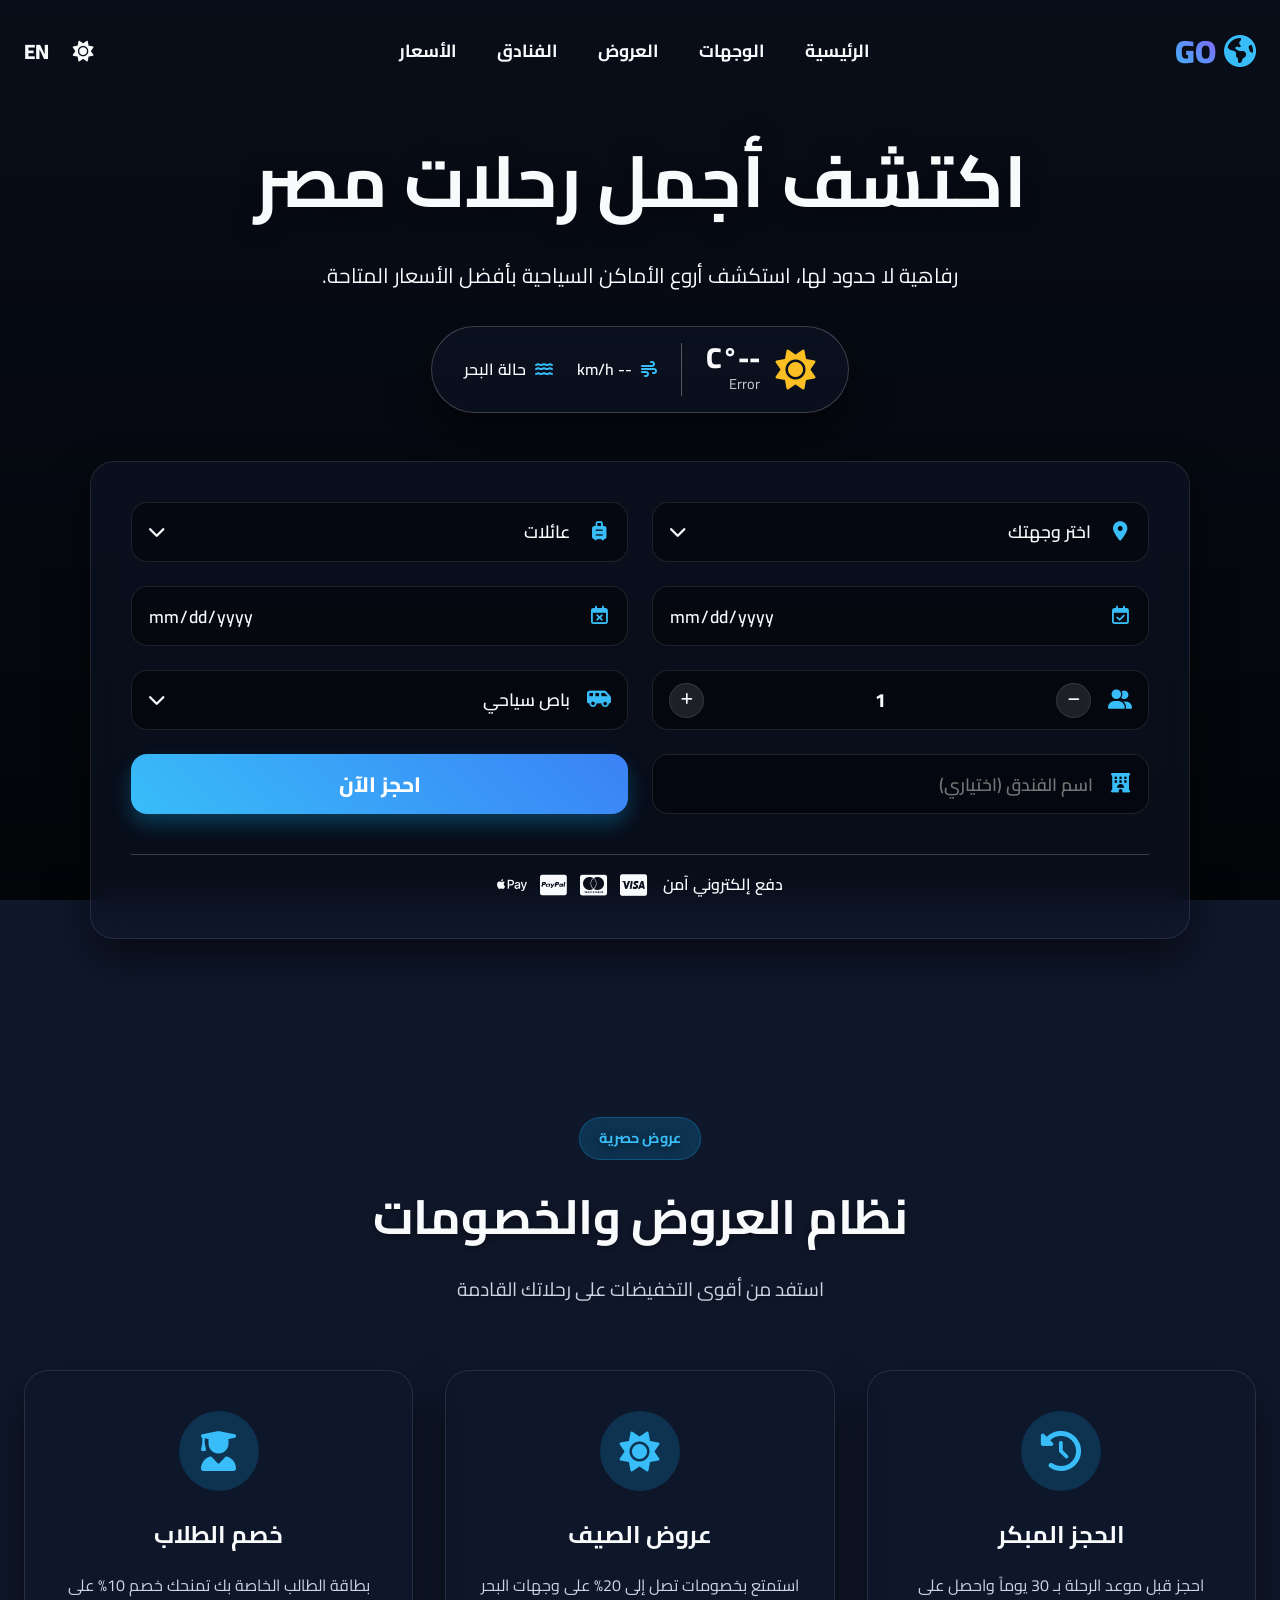
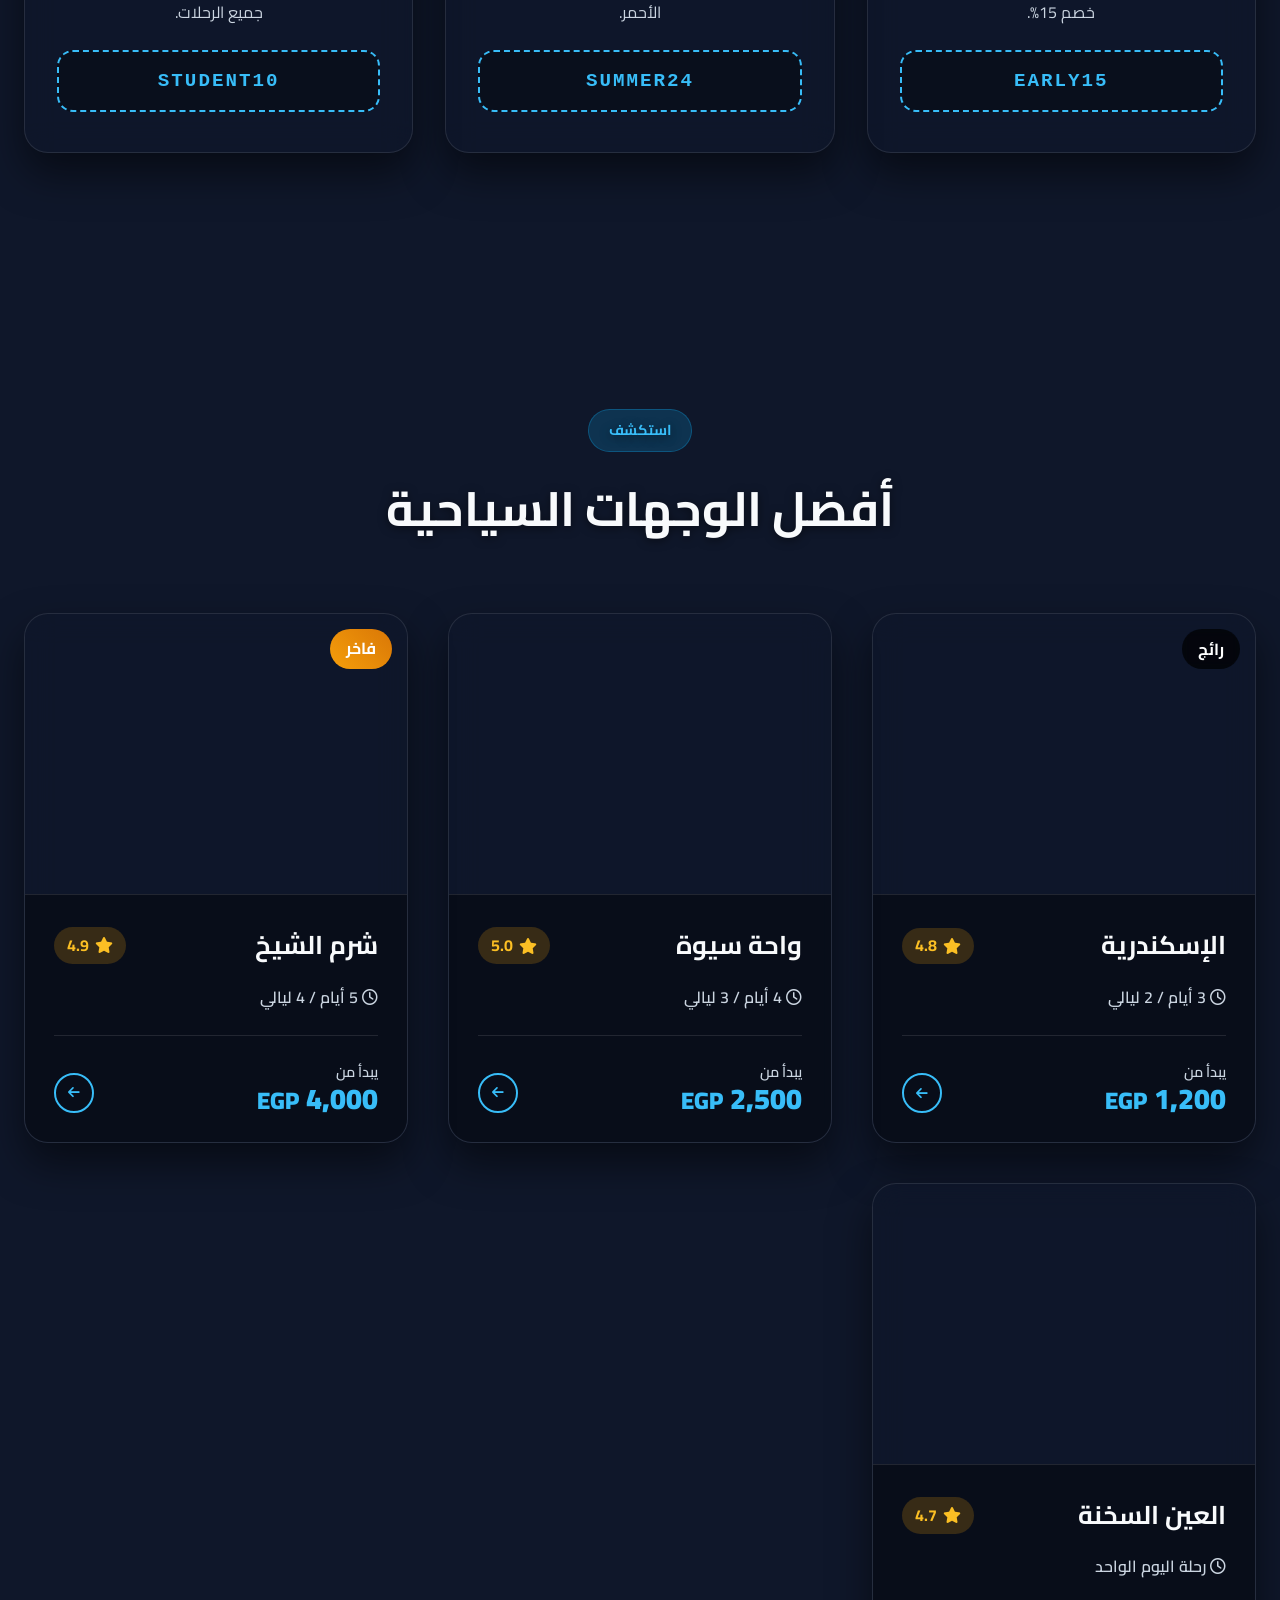
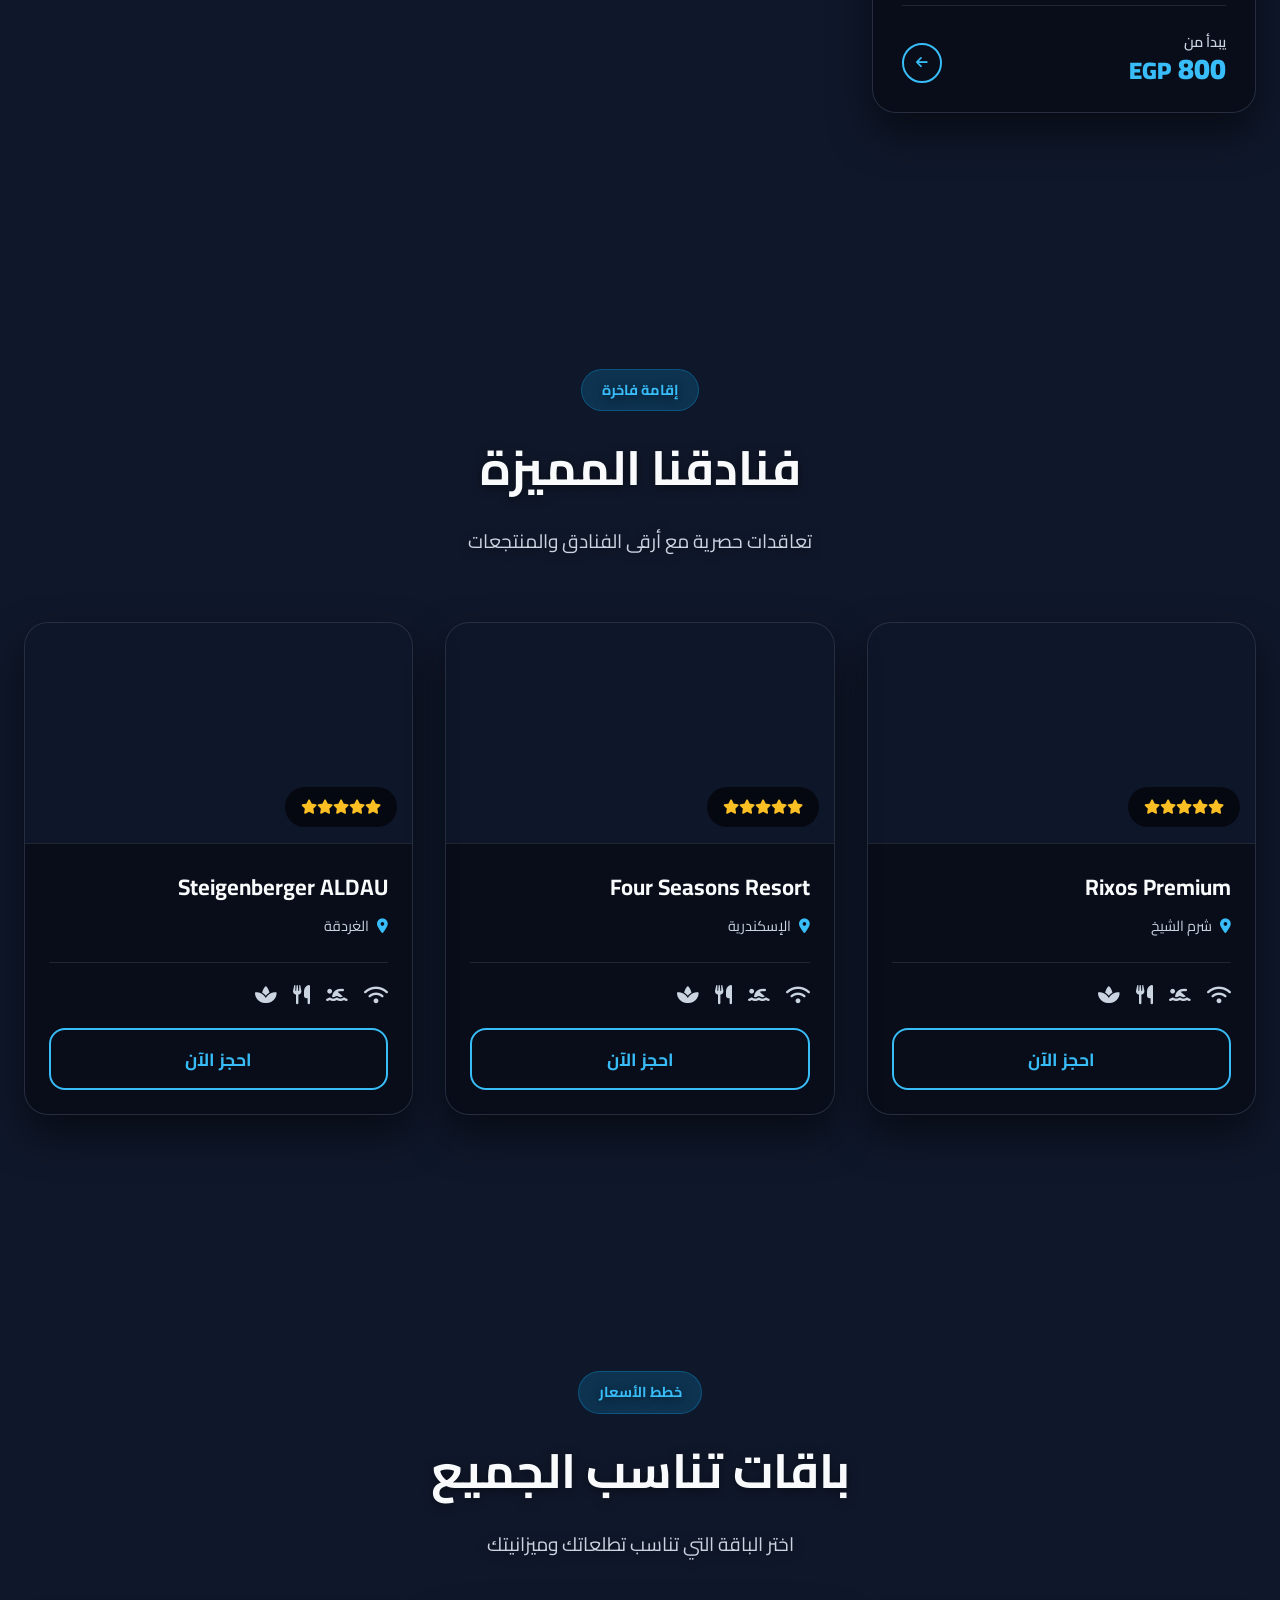
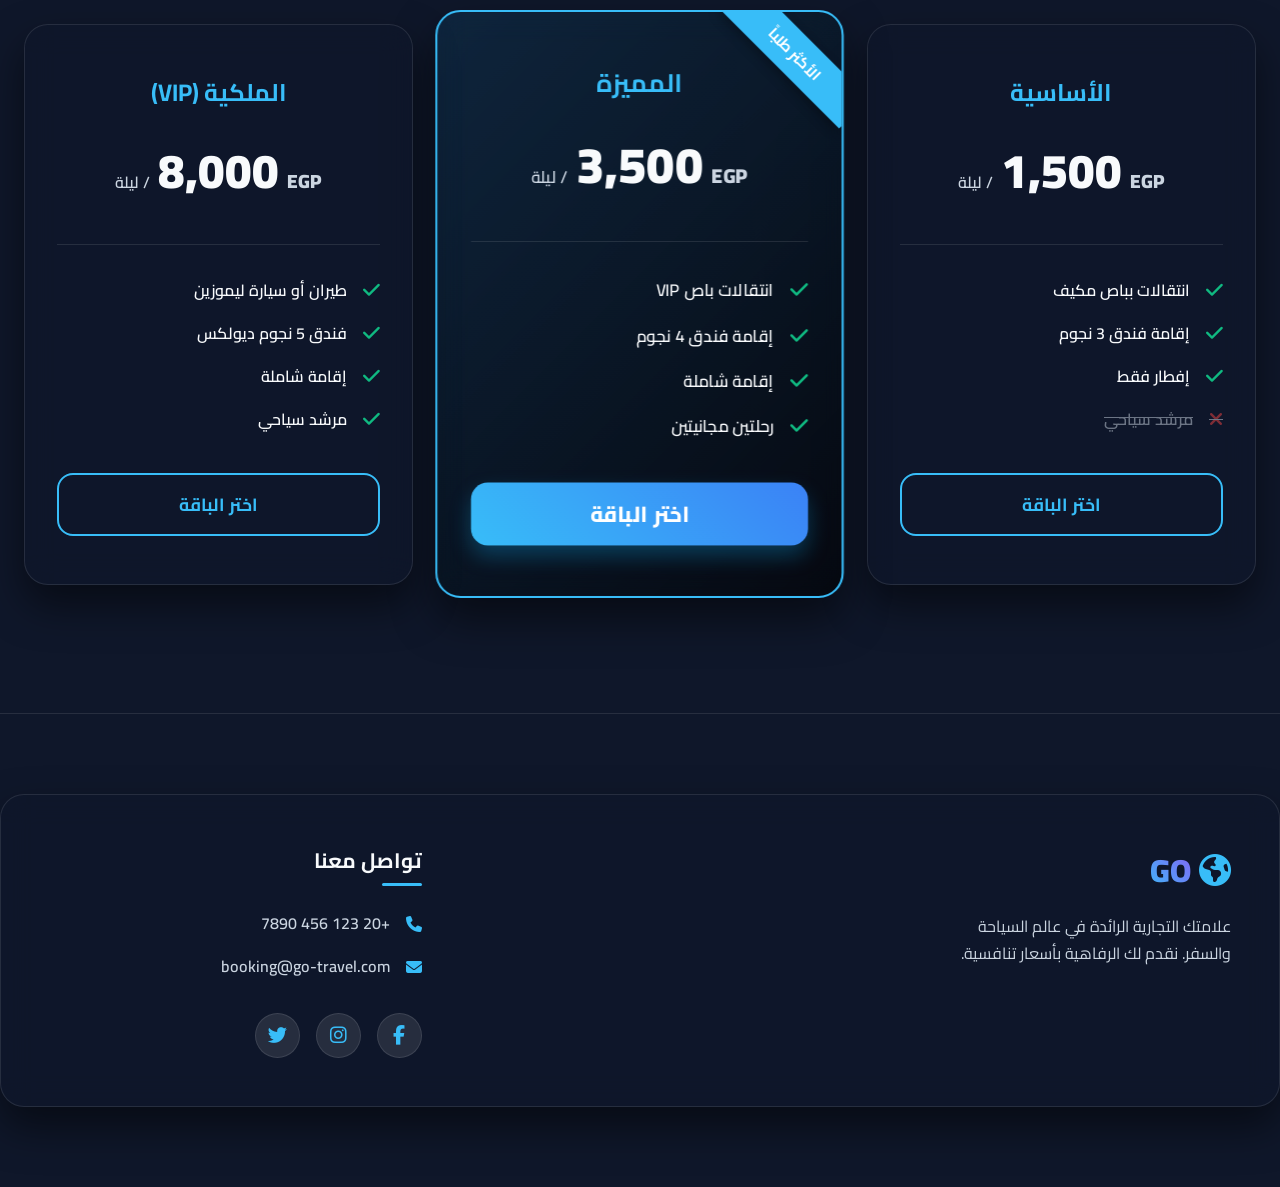
<file: index.html>
<!DOCTYPE html>
<html lang="ar" dir="rtl" data-theme="dark">
<head>
    <meta charset="UTF-8">
    <meta name="viewport" content="width=device-width, initial-scale=1.0">
    <title data-i18n="title">GO - احجز رحلتك الفاخرة</title>
    <!-- Fonts -->
    <link href="https://fonts.googleapis.com/css2?family=Cairo:wght@400;600;700;800;900&family=Outfit:wght@400;600;700;800;900&display=swap" rel="stylesheet">
    <!-- Font Awesome -->
    <link rel="stylesheet" href="https://cdnjs.cloudflare.com/ajax/libs/font-awesome/6.4.0/css/all.min.css">
    <link rel="stylesheet" href="go.css">
</head>
<body>

    <!-- GLOBAL DYNAMIC VIDEO BACKGROUND -->
    <video autoplay muted loop playsinline class="global-video-bg" id="globalVideo">
        <!-- Tropical Beach (Sea, Sand, Palm Trees) -->
        <source src="https://assets.mixkit.co/videos/preview/mixkit-beautiful-tropical-beach-with-calm-waves-22238-large.mp4" type="video/mp4">
        <source src="https://cdn.pixabay.com/video/2016/08/22/4741-185443210_large.mp4" type="video/mp4">
        <source src="https://upload.wikimedia.org/wikipedia/commons/4/4e/Beach_in_the_Maldives.webm" type="video/webm">
    </video>
    <div class="global-overlay"></div>

    <!-- Navigation -->
    <nav class="navbar">
        <div class="container nav-container">
            <a href="#" class="logo">
                <i class="fa-solid fa-earth-americas"></i>
                <span class="brand-text">GO</span>
            </a>
            <div class="nav-links">
                <a href="#home" class="active" data-i18n="nav_home">الرئيسية</a>
                <a href="#destinations" data-i18n="nav_destinations">الوجهات</a>
                <a href="#offers" data-i18n="nav_offers">العروض</a>
                <a href="#hotels" data-i18n="nav_hotels">الفنادق</a>
                <a href="#pricing" data-i18n="nav_pricing">الأسعار</a>
            </div>
            <div class="nav-controls">
                <button id="theme-toggle" class="icon-btn" aria-label="Toggle Theme">
                    <i class="fa-solid fa-sun"></i> <!-- Changed default to sun since bg is dark -->
                </button>
                <button id="lang-toggle" class="lang-btn">EN</button>
                <div class="hamburger">
                    <i class="fa-solid fa-bars"></i>
                </div>
            </div>
        </div>
    </nav>

    <!-- Hero Section -->
    <section id="home" class="hero">
        <div class="container hero-content">
            <h1 class="animate-on-scroll" data-i18n="hero_title">اكتشف أجمل رحلات مصر</h1>
            <p class="animate-on-scroll delay-1" data-i18n="hero_subtitle">رفاهية لا حدود لها، استكشف أروع الأماكن السياحية بأفضل الأسعار المتاحة.</p>
            
            <!-- Live Weather Widget -->
            <div class="weather-widget animate-on-scroll delay-1 glass-effect" id="weatherWidget">
                <div class="weather-info">
                    <i class="fa-solid fa-sun weather-icon" id="w-icon"></i>
                    <div class="w-details">
                        <span class="w-temp" id="w-temp">--°C</span>
                        <span class="w-desc" id="w-desc" data-i18n="weather_loading">جاري جلب الطقس...</span>
                    </div>
                </div>
                <div class="w-extra">
                    <span><i class="fa-solid fa-wind"></i> <span id="w-wind">-- km/h</span></span>
                    <span><i class="fa-solid fa-water"></i> <span data-i18n="weather_sea">حالة البحر</span></span>
                </div>
            </div>

            <!-- Ultimate Booking Widget -->
            <div class="booking-widget glass-effect animate-on-scroll delay-2">
                <form id="booking-form" class="advanced-booking-form">
                    
                    <div class="form-row">
                        <div class="input-wrapper">
                            <i class="fa-solid fa-location-dot input-icon"></i>
                            <div class="custom-dropdown" id="dest-dropdown">
                                <div class="dropdown-selected">
                                    <span class="selected-text" id="dest-selected-text" data-i18n="select_destination">اختر وجهتك</span>
                                    <i class="fa-solid fa-chevron-down"></i>
                                </div>
                                <div class="dropdown-options">
                                    <div class="option" data-value="sharm" data-lat="27.91" data-lon="34.33" data-i18n="dest_sharm">شرم الشيخ</div>
                                    <div class="option" data-value="hurghada" data-lat="27.25" data-lon="33.81" data-i18n="dest_hurghada">الغردقة</div>
                                    <div class="option" data-value="sokhna" data-lat="29.58" data-lon="32.33" data-i18n="dest_sokhna">العين السخنة</div>
                                    <div class="option" data-value="matrouh" data-lat="31.35" data-lon="27.23" data-i18n="dest_matrouh">مرسى مطروح</div>
                                    <div class="option" data-value="alex" data-lat="31.20" data-lon="29.91" data-i18n="dest_alex">الإسكندرية</div>
                                    <div class="option" data-value="dahab" data-lat="28.50" data-lon="34.51" data-i18n="dest_dahab">دهب</div>
                                    <div class="option" data-value="siwa" data-lat="29.20" data-lon="25.51" data-i18n="dest_siwa">سيوة</div>
                                </div>
                            </div>
                            <input type="hidden" name="destination" id="destination-input" required>
                        </div>

                        <div class="input-wrapper">
                            <i class="fa-solid fa-suitcase-rolling input-icon"></i>
                            <div class="custom-dropdown" id="type-dropdown">
                                <div class="dropdown-selected">
                                    <span class="selected-text" id="type-selected-text" data-i18n="type_family">عائلات</span>
                                    <i class="fa-solid fa-chevron-down"></i>
                                </div>
                                <div class="dropdown-options">
                                    <div class="option" data-value="single" data-i18n="type_single" data-target="type-selected-text">فردي</div>
                                    <div class="option" data-value="family" data-i18n="type_family" data-target="type-selected-text">عائلات</div>
                                    <div class="option" data-value="youth" data-i18n="type_youth" data-target="type-selected-text">شباب</div>
                                </div>
                            </div>
                            <input type="hidden" name="trip_type" id="trip-type-input" value="family">
                        </div>
                    </div>

                    <div class="form-row date-row">
                        <div class="input-wrapper">
                            <i class="fa-regular fa-calendar-check input-icon"></i>
                            <input type="date" name="date_start" class="custom-date" required title="تاريخ السفر">
                        </div>
                        <div class="input-wrapper">
                            <i class="fa-regular fa-calendar-xmark input-icon"></i>
                            <input type="date" name="date_end" class="custom-date" required title="تاريخ العودة">
                        </div>
                    </div>

                    <div class="form-row">
                        <div class="input-wrapper">
                            <i class="fa-solid fa-user-group input-icon"></i>
                            <div class="guest-counter">
                                <button type="button" class="counter-btn minus"><i class="fa-solid fa-minus"></i></button>
                                <span class="guest-count">1</span>
                                <input type="hidden" name="guests" value="1" id="guests-input">
                                <button type="button" class="counter-btn plus"><i class="fa-solid fa-plus"></i></button>
                            </div>
                        </div>
                        
                        <div class="input-wrapper">
                            <i class="fa-solid fa-van-shuttle input-icon"></i>
                            <div class="custom-dropdown" id="transport-dropdown">
                                <div class="dropdown-selected">
                                    <span class="selected-text" id="trans-selected-text" data-i18n="trans_bus">باص سياحي</span>
                                    <i class="fa-solid fa-chevron-down"></i>
                                </div>
                                <div class="dropdown-options">
                                    <div class="option" data-value="bus" data-i18n="trans_bus" data-target="trans-selected-text">باص سياحي</div>
                                    <div class="option" data-value="flight" data-i18n="trans_flight" data-target="trans-selected-text">طيران</div>
                                    <div class="option" data-value="limo" data-i18n="trans_limo" data-target="trans-selected-text">ليموزين خاص</div>
                                </div>
                            </div>
                            <input type="hidden" name="transport" id="transport-input" value="bus">
                        </div>
                    </div>

                    <div class="form-row payment-row">
                        <div class="input-wrapper">
                            <i class="fa-solid fa-hotel input-icon"></i>
                            <input type="text" name="hotel" class="custom-text-input" placeholder="اسم الفندق (اختياري)" data-i18n="placeholder_hotel">
                        </div>
                        <button type="submit" class="btn-primary" data-i18n="btn_search">احجز الآن</button>
                    </div>

                    <div class="payment-badge">
                        <span data-i18n="secure_payment">دفع إلكتروني آمن</span>
                        <div class="pay-icons">
                            <i class="fa-brands fa-cc-visa"></i>
                            <i class="fa-brands fa-cc-mastercard"></i>
                            <i class="fa-brands fa-cc-paypal"></i>
                            <i class="fa-brands fa-apple-pay"></i>
                        </div>
                    </div>
                </form>
            </div>
        </div>
    </section>

    <!-- Offers Section (Now Transparent) -->
    <section id="offers" class="offers section-padding glass-section">
        <div class="container">
            <div class="section-header text-center animate-on-scroll">
                <span class="badge" data-i18n="badge_offers">عروض حصرية</span>
                <h2 data-i18n="offers_title">نظام العروض والخصومات</h2>
                <p data-i18n="offers_subtitle">استفد من أقوى التخفيضات على رحلاتك القادمة</p>
            </div>
            
            <div class="offers-grid">
                <div class="offer-card glass-effect animate-on-scroll">
                    <div class="offer-icon"><i class="fa-solid fa-clock-rotate-left"></i></div>
                    <h3 data-i18n="offer_early">الحجز المبكر</h3>
                    <p data-i18n="offer_early_desc">احجز قبل موعد الرحلة بـ 30 يوماً واحصل على خصم 15%.</p>
                    <div class="offer-code">EARLY15</div>
                </div>
                <div class="offer-card glass-effect animate-on-scroll delay-1">
                    <div class="offer-icon"><i class="fa-solid fa-sun"></i></div>
                    <h3 data-i18n="offer_summer">عروض الصيف</h3>
                    <p data-i18n="offer_summer_desc">استمتع بخصومات تصل إلى 20% على وجهات البحر الأحمر.</p>
                    <div class="offer-code">SUMMER24</div>
                </div>
                <div class="offer-card glass-effect animate-on-scroll delay-2">
                    <div class="offer-icon"><i class="fa-solid fa-user-graduate"></i></div>
                    <h3 data-i18n="offer_student">خصم الطلاب</h3>
                    <p data-i18n="offer_student_desc">بطاقة الطالب الخاصة بك تمنحك خصم 10% على جميع الرحلات.</p>
                    <div class="offer-code">STUDENT10</div>
                </div>
            </div>
        </div>
    </section>

    <!-- Destinations Section (Now Transparent) -->
    <section id="destinations" class="destinations section-padding glass-section">
        <div class="container">
            <div class="section-header text-center animate-on-scroll">
                <span class="badge" data-i18n="badge_explore">استكشف</span>
                <h2 data-i18n="dest_section_title">أفضل الوجهات السياحية</h2>
            </div>
            
            <div class="dest-grid">
                <!-- RELIABLE IMAGES USING PICSUM (100% WORKS LOCALLY) -->
                <div class="dest-card animate-on-scroll glass-effect">
                    <div class="card-img" style="background-image: url('https://picsum.photos/id/214/800/600');">
                        <div class="card-badge" data-i18n="badge_trending">رائج</div>
                    </div>
                    <div class="card-content">
                        <div class="dest-header">
                            <h3 data-i18n="dest_alex">الإسكندرية</h3>
                            <span class="rating"><i class="fa-solid fa-star"></i> 4.8</span>
                        </div>
                        <div class="dest-meta">
                            <span><i class="fa-regular fa-clock"></i> <span data-i18n="dur_3days">3 أيام / 2 ليالي</span></span>
                        </div>
                        <div class="dest-footer">
                            <div class="price-box">
                                <span class="price-label" data-i18n="starts_from">يبدأ من</span>
                                <span class="price-val">1,200 <small>EGP</small></span>
                            </div>
                            <button class="btn-outline-sm open-booking-modal" data-target="الإسكندرية"><i class="fa-solid fa-arrow-left"></i></button>
                        </div>
                    </div>
                </div>
                
                <div class="dest-card animate-on-scroll delay-1 glass-effect">
                    <div class="card-img" style="background-image: url('https://picsum.photos/id/1016/800/600');"></div>
                    <div class="card-content">
                        <div class="dest-header">
                            <h3 data-i18n="dest_siwa">واحة سيوة</h3>
                            <span class="rating"><i class="fa-solid fa-star"></i> 5.0</span>
                        </div>
                        <div class="dest-meta">
                            <span><i class="fa-regular fa-clock"></i> <span data-i18n="dur_4days">4 أيام / 3 ليالي</span></span>
                        </div>
                        <div class="dest-footer">
                            <div class="price-box">
                                <span class="price-label" data-i18n="starts_from">يبدأ من</span>
                                <span class="price-val">2,500 <small>EGP</small></span>
                            </div>
                            <button class="btn-outline-sm open-booking-modal" data-target="واحة سيوة"><i class="fa-solid fa-arrow-left"></i></button>
                        </div>
                    </div>
                </div>

                <div class="dest-card animate-on-scroll delay-2 glass-effect">
                    <div class="card-img" style="background-image: url('https://picsum.photos/id/173/800/600');">
                        <div class="card-badge premium" data-i18n="badge_premium">فاخر</div>
                    </div>
                    <div class="card-content">
                        <div class="dest-header">
                            <h3 data-i18n="dest_sharm">شرم الشيخ</h3>
                            <span class="rating"><i class="fa-solid fa-star"></i> 4.9</span>
                        </div>
                        <div class="dest-meta">
                            <span><i class="fa-regular fa-clock"></i> <span data-i18n="dur_5days">5 أيام / 4 ليالي</span></span>
                        </div>
                        <div class="dest-footer">
                            <div class="price-box">
                                <span class="price-label" data-i18n="starts_from">يبدأ من</span>
                                <span class="price-val">4,000 <small>EGP</small></span>
                            </div>
                            <button class="btn-outline-sm open-booking-modal" data-target="شرم الشيخ"><i class="fa-solid fa-arrow-left"></i></button>
                        </div>
                    </div>
                </div>

                <div class="dest-card animate-on-scroll delay-3 glass-effect">
                    <div class="card-img" style="background-image: url('https://picsum.photos/id/124/800/600');"></div>
                    <div class="card-content">
                        <div class="dest-header">
                            <h3 data-i18n="dest_sokhna">العين السخنة</h3>
                            <span class="rating"><i class="fa-solid fa-star"></i> 4.7</span>
                        </div>
                        <div class="dest-meta">
                            <span><i class="fa-regular fa-clock"></i> <span data-i18n="dur_day">رحلة اليوم الواحد</span></span>
                        </div>
                        <div class="dest-footer">
                            <div class="price-box">
                                <span class="price-label" data-i18n="starts_from">يبدأ من</span>
                                <span class="price-val">800 <small>EGP</small></span>
                            </div>
                            <button class="btn-outline-sm open-booking-modal" data-target="العين السخنة"><i class="fa-solid fa-arrow-left"></i></button>
                        </div>
                    </div>
                </div>
            </div>
        </div>
    </section>

    <!-- Hotels Section -->
    <section id="hotels" class="hotels section-padding glass-section">
        <div class="container">
            <div class="section-header text-center animate-on-scroll">
                <span class="badge" data-i18n="badge_luxury">إقامة فاخرة</span>
                <h2 data-i18n="hotels_title">فنادقنا المميزة</h2>
                <p data-i18n="hotels_subtitle">تعاقدات حصرية مع أرقى الفنادق والمنتجعات</p>
            </div>
            
            <div class="hotel-slider">
                <div class="hotel-card glass-effect animate-on-scroll">
                    <div class="hotel-img" style="background-image: url('https://picsum.photos/id/164/800/600');">
                        <div class="stars"><i class="fa-solid fa-star"></i><i class="fa-solid fa-star"></i><i class="fa-solid fa-star"></i><i class="fa-solid fa-star"></i><i class="fa-solid fa-star"></i></div>
                    </div>
                    <div class="hotel-info">
                        <h3>Rixos Premium</h3>
                        <p class="location"><i class="fa-solid fa-location-dot"></i> <span data-i18n="dest_sharm">شرم الشيخ</span></p>
                        <ul class="amenities">
                            <li><i class="fa-solid fa-wifi"></i></li>
                            <li><i class="fa-solid fa-person-swimming"></i></li>
                            <li><i class="fa-solid fa-utensils"></i></li>
                            <li><i class="fa-solid fa-spa"></i></li>
                        </ul>
                        <button class="btn-outline w-100 open-booking-modal" data-target="Rixos Premium - شرم الشيخ" style="margin-top:1rem;" data-i18n="btn_search">احجز الآن</button>
                    </div>
                </div>
                <div class="hotel-card glass-effect animate-on-scroll delay-1">
                    <div class="hotel-img" style="background-image: url('https://picsum.photos/id/238/800/600');">
                        <div class="stars"><i class="fa-solid fa-star"></i><i class="fa-solid fa-star"></i><i class="fa-solid fa-star"></i><i class="fa-solid fa-star"></i><i class="fa-solid fa-star"></i></div>
                    </div>
                    <div class="hotel-info">
                        <h3>Four Seasons Resort</h3>
                        <p class="location"><i class="fa-solid fa-location-dot"></i> <span data-i18n="dest_alex">الإسكندرية</span></p>
                        <ul class="amenities">
                            <li><i class="fa-solid fa-wifi"></i></li>
                            <li><i class="fa-solid fa-person-swimming"></i></li>
                            <li><i class="fa-solid fa-utensils"></i></li>
                            <li><i class="fa-solid fa-spa"></i></li>
                        </ul>
                        <button class="btn-outline w-100 open-booking-modal" data-target="Four Seasons - الإسكندرية" style="margin-top:1rem;" data-i18n="btn_search">احجز الآن</button>
                    </div>
                </div>
                <div class="hotel-card glass-effect animate-on-scroll delay-2">
                    <div class="hotel-img" style="background-image: url('https://picsum.photos/id/1031/800/600');">
                        <div class="stars"><i class="fa-solid fa-star"></i><i class="fa-solid fa-star"></i><i class="fa-solid fa-star"></i><i class="fa-solid fa-star"></i><i class="fa-solid fa-star"></i></div>
                    </div>
                    <div class="hotel-info">
                        <h3>Steigenberger ALDAU</h3>
                        <p class="location"><i class="fa-solid fa-location-dot"></i> <span data-i18n="dest_hurghada">الغردقة</span></p>
                        <ul class="amenities">
                            <li><i class="fa-solid fa-wifi"></i></li>
                            <li><i class="fa-solid fa-person-swimming"></i></li>
                            <li><i class="fa-solid fa-utensils"></i></li>
                            <li><i class="fa-solid fa-spa"></i></li>
                        </ul>
                        <button class="btn-outline w-100 open-booking-modal" data-target="Steigenberger - الغردقة" style="margin-top:1rem;" data-i18n="btn_search">احجز الآن</button>
                    </div>
                </div>
            </div>
        </div>
    </section>

    <!-- Pricing Section -->
    <section id="pricing" class="pricing section-padding glass-section">
        <div class="container">
            <div class="section-header text-center animate-on-scroll">
                <span class="badge" data-i18n="badge_plans">خطط الأسعار</span>
                <h2 data-i18n="pricing_title">باقات تناسب الجميع</h2>
                <p data-i18n="pricing_subtitle">اختر الباقة التي تناسب تطلعاتك وميزانيتك</p>
            </div>

            <div class="pricing-grid">
                <div class="pricing-card glass-effect animate-on-scroll">
                    <div class="plan-header">
                        <h3 data-i18n="plan_basic">الأساسية</h3>
                        <div class="price"><span>EGP</span> 1,500 <small data-i18n="per_night">/ ليلة</small></div>
                    </div>
                    <ul class="plan-features">
                        <li><i class="fa-solid fa-check"></i> <span data-i18n="feat_bus">انتقالات بباص مكيف</span></li>
                        <li><i class="fa-solid fa-check"></i> <span data-i18n="feat_hotel_3">إقامة فندق 3 نجوم</span></li>
                        <li><i class="fa-solid fa-check"></i> <span data-i18n="feat_breakfast">إفطار فقط</span></li>
                        <li class="disabled"><i class="fa-solid fa-xmark"></i> <span data-i18n="feat_guide">مرشد سياحي</span></li>
                    </ul>
                    <button class="btn-outline w-100 open-booking-modal" data-target="الباقة الأساسية" data-i18n="btn_choose">اختر الباقة</button>
                </div>

                <div class="pricing-card popular glass-effect animate-on-scroll delay-1">
                    <div class="popular-badge" data-i18n="badge_popular">الأكثر طلباً</div>
                    <div class="plan-header">
                        <h3 data-i18n="plan_premium">المميزة</h3>
                        <div class="price"><span>EGP</span> 3,500 <small data-i18n="per_night">/ ليلة</small></div>
                    </div>
                    <ul class="plan-features">
                        <li><i class="fa-solid fa-check"></i> <span data-i18n="feat_bus_vip">انتقالات باص VIP</span></li>
                        <li><i class="fa-solid fa-check"></i> <span data-i18n="feat_hotel_4">إقامة فندق 4 نجوم</span></li>
                        <li><i class="fa-solid fa-check"></i> <span data-i18n="feat_all_inc">إقامة شاملة (فطار، غداء، عشاء)</span></li>
                        <li><i class="fa-solid fa-check"></i> <span data-i18n="feat_trips">رحلتين مجانيتين</span></li>
                    </ul>
                    <button class="btn-primary w-100 open-booking-modal" data-target="الباقة المميزة" data-i18n="btn_choose">اختر الباقة</button>
                </div>

                <div class="pricing-card glass-effect animate-on-scroll delay-2">
                    <div class="plan-header">
                        <h3 data-i18n="plan_vip">الملكية (VIP)</h3>
                        <div class="price"><span>EGP</span> 8,000 <small data-i18n="per_night">/ ليلة</small></div>
                    </div>
                    <ul class="plan-features">
                        <li><i class="fa-solid fa-check"></i> <span data-i18n="feat_limo">طيران أو سيارة ليموزين</span></li>
                        <li><i class="fa-solid fa-check"></i> <span data-i18n="feat_hotel_5">فندق 5 نجوم ديولكس</span></li>
                        <li><i class="fa-solid fa-check"></i> <span data-i18n="feat_all_inc">إقامة شاملة بالكامل</span></li>
                        <li><i class="fa-solid fa-check"></i> <span data-i18n="feat_guide">مرشد سياحي خاص وسيارة</span></li>
                    </ul>
                    <button class="btn-outline w-100 open-booking-modal" data-target="الباقة الملكية (VIP)" data-i18n="btn_choose">اختر الباقة</button>
                </div>
            </div>
        </div>
    </section>

    <!-- Footer -->
    <footer id="contact" class="footer glass-section">
        <div class="container footer-content glass-effect" style="padding: 3rem; border-radius: var(--radius-lg);">
            <div class="footer-brand">
                <a href="#" class="logo">
                    <i class="fa-solid fa-earth-americas"></i>
                    <span class="brand-text">GO</span>
                </a>
                <p data-i18n="footer_desc">علامتك التجارية الرائدة في عالم السياحة والسفر. نقدم لك الرفاهية بأسعار تنافسية.</p>
            </div>
            <div class="footer-contact">
                <h4 data-i18n="footer_contact">تواصل معنا</h4>
                <p><i class="fa-solid fa-phone"></i> +20 123 456 7890</p>
                <p><i class="fa-solid fa-envelope"></i> booking@go-travel.com</p>
                <div class="footer-social">
                    <a href="#"><i class="fa-brands fa-facebook-f"></i></a>
                    <a href="#"><i class="fa-brands fa-instagram"></i></a>
                    <a href="#"><i class="fa-brands fa-twitter"></i></a>
                </div>
            </div>
        </div>
    </footer>

    <!-- INTERACTIVE BOOKING MODAL -->
    <div class="modal-overlay" id="bookingModal">
        <div class="modal-content glass-effect">
            <button class="close-modal" id="closeModal"><i class="fa-solid fa-xmark"></i></button>
            
            <!-- Booking Form State -->
            <div id="modalFormState">
                <h2 data-i18n="modal_title" style="margin-bottom: 1rem; color: var(--text-main);">تأكيد الحجز</h2>
                <p style="color: var(--text-muted); margin-bottom: 1.5rem;" id="modalSelectedTarget">لقد اخترت: <strong id="modalTargetName"></strong></p>
                
                <form id="finalBookingForm">
                    <div class="input-group">
                        <label data-i18n="modal_name">الاسم بالكامل</label>
                        <div class="input-wrapper" style="height: 50px;">
                            <i class="fa-solid fa-user input-icon"></i>
                            <input type="text" class="custom-text-input" required>
                        </div>
                    </div>
                    <div class="input-group" style="margin-top: 1rem;">
                        <label data-i18n="modal_phone">رقم الهاتف</label>
                        <div class="input-wrapper" style="height: 50px;">
                            <i class="fa-solid fa-phone input-icon"></i>
                            <input type="tel" class="custom-text-input" required>
                        </div>
                    </div>
                    <div class="input-group" style="margin-top: 1rem;">
                        <label data-i18n="modal_card">رقم البطاقة (للدفع الأونلاين)</label>
                        <div class="input-wrapper" style="height: 50px;">
                            <i class="fa-solid fa-credit-card input-icon"></i>
                            <input type="text" class="custom-text-input" placeholder="**** **** **** ****" required>
                        </div>
                    </div>
                    
                    <button type="submit" class="btn-primary w-100" style="margin-top: 2rem;" data-i18n="modal_confirm">تأكيد الدفع والحجز</button>
                </form>
            </div>

            <!-- Success State -->
            <div id="modalSuccessState" style="display: none; text-align: center; padding: 2rem 0;">
                <div class="success-checkmark">
                    <div class="check-icon">
                        <span class="icon-line line-tip"></span>
                        <span class="icon-line line-long"></span>
                        <div class="icon-circle"></div>
                        <div class="icon-fix"></div>
                    </div>
                </div>
                <h2 data-i18n="modal_success_title" style="color: #4caf50; margin-bottom: 1rem;">تم الحجز بنجاح!</h2>
                <p data-i18n="modal_success_desc" style="color: var(--text-muted);">تم تأكيد الدفع وإرسال تفاصيل الرحلة إلى هاتفك وبريدك الإلكتروني. نتمنى لك رحلة سعيدة مع GO!</p>
            </div>
        </div>
    </div>

    <script src="go.js"></script>
</body>
</html>
</file>
<file: go.css>
:root {
    /* Premium Light Theme */
    --primary-color: #0ea5e9;
    --primary-hover: #0284c7;
    --secondary-color: #f59e0b;
    --bg-color: transparent; /* Changed for global video */
    --bg-alt: transparent;
    --text-main: #ffffff; /* Forced white for video bg readability */
    --text-muted: #e2e8f0;
    --glass-bg: rgba(255, 255, 255, 0.1);
    --glass-border: rgba(255, 255, 255, 0.2);
    --card-bg: rgba(255, 255, 255, 0.15);
    --shadow: 0 20px 40px rgba(0, 0, 0, 0.3);
    --shadow-hover: 0 30px 60px rgba(14, 165, 233, 0.3);
    --transition: all 0.4s cubic-bezier(0.4, 0, 0.2, 1);
    --font-ar: 'Cairo', sans-serif;
    --font-en: 'Outfit', sans-serif;
    --radius-lg: 24px;
    --radius-md: 16px;
}

[data-theme="dark"] {
    /* Premium Dark Theme */
    --primary-color: #38bdf8;
    --primary-hover: #7dd3fc;
    --secondary-color: #fbbf24;
    --bg-color: transparent;
    --bg-alt: transparent;
    --text-main: #f8fafc;
    --text-muted: #cbd5e1;
    --glass-bg: rgba(15, 23, 42, 0.5);
    --glass-border: rgba(255, 255, 255, 0.1);
    --card-bg: rgba(15, 23, 42, 0.6);
    --shadow: 0 20px 40px rgba(0, 0, 0, 0.5);
    --shadow-hover: 0 30px 60px rgba(56, 189, 248, 0.2);
}

* { margin: 0; padding: 0; box-sizing: border-box; }

body {
    font-family: var(--font-ar);
    background-color: #0f172a; /* Solid fallback */
    background-image: url('https://images.pexels.com/photos/1450360/pexels-photo-1450360.jpeg'); /* Tropical Beach Fallback */
    background-size: cover;
    background-position: center;
    background-attachment: fixed;
    color: var(--text-main);
    transition: color 0.3s ease;
    overflow-x: hidden;
    line-height: 1.7;
}

/* Global Dynamic Background Video */
.global-video-bg {
    position: fixed;
    top: 50%; left: 50%;
    min-width: 100vw; min-height: 100vh;
    width: auto; height: auto;
    transform: translateX(-50%) translateY(-50%);
    z-index: -2;
    object-fit: cover;
}
.global-overlay {
    position: fixed;
    top: 0; left: 0;
    width: 100vw; height: 100vh;
    background: linear-gradient(to bottom, rgba(0,0,0,0.4) 0%, rgba(0,0,0,0.8) 100%);
    z-index: -1;
}

html[lang="en"] body { font-family: var(--font-en); }
a { text-decoration: none; color: inherit; }
ul { list-style: none; }
.container { max-width: 1300px; margin: 0 auto; padding: 0 24px; }
.w-100 { width: 100%; }
.text-center { text-align: center; }

/* Utilities */
.glass-effect {
    background: var(--glass-bg);
    backdrop-filter: blur(15px);
    -webkit-backdrop-filter: blur(15px);
    border: 1px solid var(--glass-border);
    border-radius: var(--radius-lg);
    box-shadow: var(--shadow);
}
.badge {
    display: inline-block; padding: 0.5rem 1.2rem;
    background: rgba(14, 165, 233, 0.2); color: var(--primary-color);
    border-radius: 50px; font-weight: 700; font-size: 0.9rem; margin-bottom: 1rem;
    border: 1px solid rgba(14, 165, 233, 0.3);
}

/* Scroll Animations */
.animate-on-scroll {
    opacity: 0; transform: translateY(40px);
    transition: opacity 0.8s ease, transform 0.8s ease;
}
.animate-on-scroll.show { opacity: 1; transform: translateY(0); }
.delay-1 { transition-delay: 0.2s; }
.delay-2 { transition-delay: 0.4s; }
.delay-3 { transition-delay: 0.6s; }

/* Preloader */
#preloader {
    position: fixed; top: 0; left: 0; width: 100%; height: 100%;
    background: #0f172a; z-index: 9999;
    display: flex; justify-content: center; align-items: center;
    transition: opacity 0.5s ease;
}
.loader { text-align: center; color: var(--primary-color); }
.loader i { font-size: 3rem; animation: fly 2s infinite ease-in-out; margin-bottom: 1rem; display: inline-block; }
@keyframes fly {
    0% { transform: translateY(0) scale(1); }
    50% { transform: translateY(-20px) scale(1.1); }
    100% { transform: translateY(0) scale(1); }
}

/* Navbar */
.navbar {
    position: fixed; top: 0; width: 100%; z-index: 1000;
    padding: 1.5rem 0; transition: var(--transition);
}
.navbar.scrolled {
    padding: 0.8rem 0; background: rgba(15, 23, 42, 0.8);
    backdrop-filter: blur(15px); border-bottom: 1px solid var(--glass-border);
    box-shadow: var(--shadow);
}
.nav-container { display: flex; justify-content: space-between; align-items: center; }
.logo { font-size: 2rem; font-weight: 900; color: var(--primary-color); display: flex; align-items: center; gap: 0.5rem; }
.brand-text { background: linear-gradient(45deg, var(--primary-color), #8b5cf6); -webkit-background-clip: text; -webkit-text-fill-color: transparent; }
.nav-links { display: flex; gap: 2.5rem; }
.nav-links a { font-weight: 700; color: var(--text-main); position: relative; font-size: 1.1rem; }
.nav-controls { display: flex; align-items: center; gap: 1.5rem; }
.icon-btn, .lang-btn { background: none; border: none; color: var(--text-main); font-size: 1.3rem; cursor: pointer; font-weight: 800; font-family: inherit; transition: var(--transition); }
.icon-btn:hover, .lang-btn:hover { color: var(--primary-color); transform: scale(1.1); }
.hamburger { display: none; font-size: 1.8rem; cursor: pointer; }

/* Hero Section */
.hero {
    position: relative; min-height: 100vh; display: flex; align-items: center;
    padding-top: 120px; padding-bottom: 50px; overflow: hidden;
}

.hero-content {
    position: relative; z-index: 2; width: 100%; display: flex; flex-direction: column; align-items: center; text-align: center;
}
.hero h1 { font-size: 4.5rem; margin-bottom: 1rem; text-shadow: 0 4px 20px rgba(0,0,0,0.5); }
.hero p { font-size: 1.3rem; margin-bottom: 2rem; max-width: 700px; opacity: 0.9; }

/* Live Weather Widget */
.weather-widget {
    display: inline-flex; align-items: center; gap: 1.5rem; padding: 1rem 2rem;
    margin-bottom: 3rem; border-color: rgba(255,255,255,0.2);
    border-radius: 50px;
}
.weather-info { display: flex; align-items: center; gap: 1rem; padding-left: 1.5rem; border-left: 1px solid rgba(255,255,255,0.3); }
html[lang="en"] .weather-info { padding-left: 0; border-left: none; padding-right: 1.5rem; border-right: 1px solid rgba(255,255,255,0.3); }
.weather-icon { font-size: 2.5rem; color: var(--secondary-color); }
.w-details { display: flex; flex-direction: column; text-align: right; }
html[lang="en"] .w-details { text-align: left; }
.w-temp { font-size: 1.8rem; font-weight: 800; line-height: 1; }
.w-desc { font-size: 0.9rem; opacity: 0.8; }
.w-extra { display: flex; gap: 1.5rem; font-size: 1rem; font-weight: 600; }
.w-extra span i { color: var(--primary-color); margin-left: 0.3rem; }
html[lang="en"] .w-extra span i { margin-left: 0; margin-right: 0.3rem; }

/* Ultimate Booking Widget */
.booking-widget {
    width: 100%; max-width: 1100px; padding: 2.5rem; border-radius: var(--radius-lg);
}
.advanced-booking-form { display: flex; flex-direction: column; gap: 1.5rem; }
.form-row { display: grid; grid-template-columns: 1fr 1fr; gap: 1.5rem; }

.input-wrapper {
    position: relative; background: rgba(0, 0, 0, 0.4); border-radius: var(--radius-md);
    border: 1px solid var(--glass-border); transition: var(--transition);
    display: flex; align-items: center; padding: 0 1rem; height: 60px;
}
.input-wrapper:focus-within { border-color: var(--primary-color); box-shadow: 0 0 0 3px rgba(14, 165, 233, 0.1); background: rgba(0, 0, 0, 0.6); }
.input-icon { color: var(--primary-color); font-size: 1.2rem; margin-left: 1rem; width: 25px; text-align: center; }
html[lang="en"] .input-icon { margin-left: 0; margin-right: 1rem; }

/* Dropdown */
.custom-dropdown { flex: 1; cursor: pointer; position: relative; user-select: none; height: 100%; display: flex; align-items: center;}
.dropdown-selected { display: flex; justify-content: space-between; align-items: center; width: 100%; font-weight: 600; font-size: 1.1rem; color: var(--text-main); }
.dropdown-options {
    position: absolute; top: calc(100% + 10px); right: -50px; width: calc(100% + 50px);
    background: #1e293b; border-radius: var(--radius-md); box-shadow: var(--shadow-hover);
    border: 1px solid var(--glass-border); max-height: 250px; overflow-y: auto;
    z-index: 100; opacity: 0; visibility: hidden; transition: var(--transition); transform: translateY(10px);
}
html[lang="en"] .dropdown-options { right: auto; left: -50px; }
.custom-dropdown.open .dropdown-options { opacity: 1; visibility: visible; transform: translateY(0); }
.option { padding: 12px 20px; font-weight: 600; transition: var(--transition); border-bottom: 1px solid rgba(255,255,255,0.1); color: #fff;}
.option:hover { background: var(--primary-color); color: #fff; }

/* Specific Inputs */
.custom-date, .custom-text-input {
    background: transparent; border: none; outline: none; color: var(--text-main);
    font-family: inherit; font-size: 1.1rem; font-weight: 600; width: 100%; height: 100%;
}
.custom-date { cursor: pointer; }
.custom-date::-webkit-calendar-picker-indicator { cursor: pointer; opacity: 0; position: absolute; left: 0; top: 0; width: 100%; height: 100%; }

.guest-counter { display: flex; align-items: center; justify-content: space-between; flex: 1; }
.counter-btn {
    background: rgba(255,255,255,0.1); border: 1px solid var(--glass-border); width: 35px; height: 35px; border-radius: 50%;
    display: flex; align-items: center; justify-content: center; cursor: pointer; color: var(--text-main); transition: var(--transition);
}
.counter-btn:hover { background: var(--primary-color); color: #fff; border-color: var(--primary-color); }
.guest-count { font-size: 1.2rem; font-weight: 800; width: 30px; text-align: center; color: var(--text-main); }

/* Payment Badge */
.payment-badge {
    display: flex; justify-content: center; align-items: center; gap: 1rem;
    margin-top: 1rem; font-weight: 600; padding-top: 1rem; border-top: 1px solid rgba(255,255,255,0.2);
}
.pay-icons { display: flex; gap: 0.8rem; font-size: 1.5rem; }

/* Buttons */
.btn-primary {
    background: linear-gradient(45deg, var(--primary-color), #3b82f6); color: #fff;
    border: none; border-radius: var(--radius-md); height: 60px; font-size: 1.3rem; font-weight: 800;
    cursor: pointer; transition: var(--transition); font-family: inherit; box-shadow: 0 10px 20px rgba(14, 165, 233, 0.3); width: 100%;
}
.btn-primary:hover { transform: translateY(-3px); box-shadow: 0 15px 25px rgba(14, 165, 233, 0.4); }
.btn-outline-sm { background: transparent; border: 2px solid var(--primary-color); color: var(--primary-color); width: 40px; height: 40px; border-radius: 50%; display: flex; align-items: center; justify-content: center; cursor: pointer; transition: var(--transition); }
.btn-outline-sm:hover { background: var(--primary-color); color: #fff; transform: scale(1.1); }
html[lang="en"] .btn-outline-sm i { transform: rotate(180deg); }

.btn-outline {
    background: transparent; border: 2px solid var(--primary-color); color: var(--primary-color);
    padding: 0.8rem 1.5rem; border-radius: var(--radius-md); font-weight: 700; font-size: 1.1rem;
    cursor: pointer; transition: var(--transition); font-family: inherit;
}
.btn-outline:hover { background: var(--primary-color); color: #fff; }


/* Sections */
.section-padding { padding: 8rem 0; }
.section-header { margin-bottom: 4rem; text-shadow: 0 2px 10px rgba(0,0,0,0.5); }
.section-header h2 { font-size: 3rem; margin-bottom: 1rem; color: var(--text-main); }
.section-header p { font-size: 1.2rem; color: var(--text-muted); }

/* Offers Section */
.offers-grid { display: grid; grid-template-columns: repeat(auto-fit, minmax(300px, 1fr)); gap: 2rem; }
.offer-card {
    border-radius: var(--radius-lg); padding: 2.5rem 2rem;
    text-align: center; transition: var(--transition); position: relative; overflow: hidden;
}
.offer-card:hover { transform: translateY(-10px); box-shadow: var(--shadow-hover); border-color: var(--primary-color); }
.offer-icon {
    width: 80px; height: 80px; background: rgba(14, 165, 233, 0.2); color: var(--primary-color);
    border-radius: 50%; display: flex; justify-content: center; align-items: center;
    font-size: 2.5rem; margin: 0 auto 1.5rem; transition: var(--transition);
}
.offer-card:hover .offer-icon { background: var(--primary-color); color: #fff; transform: rotateY(180deg); }
.offer-card h3 { font-size: 1.5rem; margin-bottom: 1rem; color: var(--text-main); }
.offer-card p { color: var(--text-muted); margin-bottom: 1.5rem; }
.offer-code {
    background: rgba(0,0,0,0.3); padding: 0.8rem; border: 2px dashed var(--primary-color);
    border-radius: var(--radius-md); font-weight: 800; font-family: monospace; font-size: 1.2rem;
    color: var(--primary-color); letter-spacing: 2px;
}

/* Destinations Grid Update */
.dest-grid { display: grid; grid-template-columns: repeat(auto-fill, minmax(320px, 1fr)); gap: 2.5rem; }
.dest-card { border-radius: var(--radius-lg); overflow: hidden; transition: var(--transition); }
.dest-card:hover { transform: translateY(-15px); box-shadow: var(--shadow-hover); border-color: var(--primary-color); }
.card-img { height: 280px; background-size: cover; background-position: center; position: relative; transition: transform 0.6s ease; }
.dest-card:hover .card-img { transform: scale(1.05); }
.card-badge { position: absolute; top: 15px; right: 15px; background: rgba(0,0,0,0.7); color: #fff; padding: 0.4rem 1rem; border-radius: 50px; font-weight: 700; backdrop-filter: blur(5px); }
html[lang="en"] .card-badge { right: auto; left: 15px; }
.card-badge.premium { background: linear-gradient(45deg, #f59e0b, #d97706); }
.card-content { padding: 1.8rem; position: relative; z-index: 2; border-top: 1px solid var(--glass-border); background: rgba(0,0,0,0.4); }
.dest-header { display: flex; justify-content: space-between; align-items: center; margin-bottom: 1rem; }
.dest-header h3 { font-size: 1.6rem; color: var(--text-main); }
.rating { background: rgba(245, 158, 11, 0.2); color: var(--secondary-color); padding: 0.3rem 0.8rem; border-radius: 50px; font-weight: 700; display: flex; align-items: center; gap: 0.4rem;}
.dest-meta { color: var(--text-muted); font-size: 1rem; font-weight: 600; margin-bottom: 1.5rem; display: flex; gap: 1rem;}
.dest-footer { display: flex; justify-content: space-between; align-items: flex-end; border-top: 1px solid rgba(255,255,255,0.1); padding-top: 1.5rem; }
.price-box { display: flex; flex-direction: column; }
.price-label { font-size: 0.9rem; color: var(--text-muted); font-weight: 600; }
.price-val { font-size: 1.8rem; font-weight: 900; color: var(--primary-color); line-height: 1; }

/* Hotels Section */
.hotel-slider { display: grid; grid-template-columns: repeat(auto-fit, minmax(350px, 1fr)); gap: 2rem; }
.hotel-card { border-radius: var(--radius-lg); overflow: hidden; transition: var(--transition); }
.hotel-card:hover { transform: translateY(-10px); box-shadow: var(--shadow-hover); border-color: var(--primary-color); }
.hotel-img { height: 220px; background-size: cover; background-position: center; position: relative; }
.stars { position: absolute; bottom: 15px; right: 15px; background: rgba(0,0,0,0.6); backdrop-filter: blur(10px); padding: 0.5rem 1rem; border-radius: 50px; color: var(--secondary-color); font-size: 0.9rem; }
html[lang="en"] .stars { right: auto; left: 15px; }
.hotel-info { padding: 1.5rem; background: rgba(0,0,0,0.4); border-top: 1px solid var(--glass-border); }
.hotel-info h3 { font-size: 1.4rem; margin-bottom: 0.5rem; color: var(--text-main); }
.location { color: var(--text-muted); font-size: 0.9rem; margin-bottom: 1.5rem; display: flex; align-items: center; gap: 0.5rem; }
.location i { color: var(--primary-color); }
.amenities { display: flex; gap: 1rem; border-top: 1px solid rgba(255,255,255,0.1); padding-top: 1rem; }
.amenities li { color: var(--text-muted); font-size: 1.2rem; }

/* Pricing Grid */
.pricing-grid { display: grid; grid-template-columns: repeat(auto-fit, minmax(300px, 1fr)); gap: 2rem; align-items: center; }
.pricing-card { border-radius: var(--radius-lg); padding: 3rem 2rem; transition: var(--transition); position: relative; overflow: hidden; }
.pricing-card:hover { transform: translateY(-10px); box-shadow: var(--shadow-hover); border-color: var(--primary-color); }
.pricing-card.popular { border: 2px solid var(--primary-color); transform: scale(1.05); background: linear-gradient(135deg, rgba(14,165,233,0.1) 0%, rgba(0,0,0,0.6) 100%); }
.pricing-card.popular:hover { transform: scale(1.05) translateY(-10px); }
.popular-badge { position: absolute; top: 20px; right: -35px; background: var(--primary-color); color: #fff; padding: 0.5rem 3rem; transform: rotate(45deg); font-weight: 700; font-size: 0.9rem; box-shadow: 0 4px 10px rgba(0,0,0,0.3); }
html[lang="en"] .popular-badge { right: auto; left: -35px; transform: rotate(-45deg); }
.plan-header { text-align: center; margin-bottom: 2rem; border-bottom: 1px solid rgba(255,255,255,0.1); padding-bottom: 2rem; }
.plan-header h3 { font-size: 1.5rem; color: var(--primary-color); margin-bottom: 1rem; }
.price { font-size: 3rem; font-weight: 900; color: var(--text-main); display: flex; justify-content: center; align-items: baseline; gap: 0.5rem; }
.price span { font-size: 1.2rem; color: var(--text-muted); }
.price small { font-size: 1rem; color: var(--text-muted); font-weight: 600; }
.plan-features { margin-bottom: 2.5rem; }
.plan-features li { display: flex; align-items: center; gap: 1rem; margin-bottom: 1rem; font-weight: 600; color: var(--text-main); }
.plan-features li i { color: #10b981; font-size: 1.2rem; }
.plan-features li.disabled { color: var(--text-muted); text-decoration: line-through; opacity: 0.5; }
.plan-features li.disabled i { color: #ef4444; }

/* Interactive Booking Modal */
.modal-overlay {
    position: fixed; top: 0; left: 0; width: 100%; height: 100%;
    background: rgba(0,0,0,0.8); backdrop-filter: blur(10px);
    display: flex; justify-content: center; align-items: center;
    z-index: 2000; opacity: 0; visibility: hidden; transition: var(--transition);
}
.modal-overlay.active { opacity: 1; visibility: visible; }
.modal-content {
    width: 90%; max-width: 500px;
    padding: 3rem 2rem; border-radius: var(--radius-lg); position: relative;
    transform: translateY(30px) scale(0.95); transition: var(--transition);
    background: #1e293b;
}
.modal-overlay.active .modal-content { transform: translateY(0) scale(1); }
.close-modal {
    position: absolute; top: 15px; left: 15px; background: rgba(255,255,255,0.1);
    border: none; width: 40px; height: 40px; border-radius: 50%;
    font-size: 1.2rem; color: var(--text-main); cursor: pointer; transition: var(--transition);
}
html[lang="en"] .close-modal { left: auto; right: 15px; }
.close-modal:hover { background: #ef4444; color: #fff; transform: rotate(90deg); }

.input-group label { display: block; font-weight: 700; margin-bottom: 0.5rem; color: var(--text-main); }

/* Success Animation */
.success-checkmark {
    width: 80px; height: 80px; margin: 0 auto 1.5rem;
}
.check-icon {
    width: 80px; height: 80px; position: relative; border-radius: 50%;
    box-sizing: content-box; border: 4px solid #4caf50;
}
.check-icon::before, .check-icon::after {
    content: ''; height: 100px; position: absolute; background: #1e293b; transform: rotate(-45deg);
}
.check-icon::before { top: 3px; left: -2px; width: 30px; transform-origin: 100% 50%; border-radius: 100px 0 0 100px; }
.check-icon::after { top: 0; left: 30px; width: 60px; transform-origin: 0 50%; border-radius: 0 100px 100px 0; animation: rotate-circle 4.25s ease-in; }
.icon-line { height: 5px; background-color: #4caf50; display: block; border-radius: 2px; position: absolute; z-index: 10; }
.icon-line.line-tip { top: 46px; left: 14px; width: 25px; transform: rotate(45deg); animation: icon-line-tip 0.75s; }
.icon-line.line-long { top: 38px; right: 8px; width: 47px; transform: rotate(-45deg); animation: icon-line-long 0.75s; }
.icon-circle { top: -4px; left: -4px; z-index: 10; width: 80px; height: 80px; border-radius: 50%; position: absolute; box-sizing: content-box; border: 4px solid rgba(76, 175, 80, .5); }
.icon-fix { top: 8px; width: 5px; left: 26px; z-index: 1; height: 85px; position: absolute; transform: rotate(-45deg); background-color: #1e293b; }
@keyframes icon-line-tip { 0% { width: 0; left: 1px; top: 19px; } 54% { width: 0; left: 1px; top: 19px; } 70% { width: 50px; left: -8px; top: 37px; } 84% { width: 17px; left: 21px; top: 48px; } 100% { width: 25px; left: 14px; top: 46px; } }
@keyframes icon-line-long { 0% { width: 0; right: 46px; top: 54px; } 65% { width: 0; right: 46px; top: 54px; } 84% { width: 55px; right: 0px; top: 35px; } 100% { width: 47px; right: 8px; top: 38px; } }


/* Footer */
.footer { padding: 5rem 0 2rem; border-top: 1px solid var(--glass-border); }
.footer-content { display: grid; grid-template-columns: 2fr 1fr; gap: 4rem; margin-bottom: 3rem; }
.footer-brand p { margin-top: 1rem; color: var(--text-muted); max-width: 300px; }
.footer h4 { font-size: 1.3rem; margin-bottom: 1.5rem; position: relative; padding-bottom: 0.5rem; }
.footer h4::after { content: ''; position: absolute; bottom: 0; right: 0; width: 40px; height: 3px; background: var(--primary-color); border-radius: 2px; }
html[lang="en"] .footer h4::after { right: auto; left: 0; }
.footer-contact p { margin-bottom: 1rem; color: var(--text-muted); font-weight: 600; display: flex; align-items: center; gap: 1rem; }
.footer-contact i { color: var(--primary-color); }
.footer-social { display: flex; gap: 1rem; margin-top: 2rem; }
.footer-social a {
    width: 45px; height: 45px; border-radius: 50%; background: rgba(255,255,255,0.1);
    display: flex; align-items: center; justify-content: center; font-size: 1.2rem;
    color: var(--text-main); transition: var(--transition); border: 1px solid var(--glass-border);
}
.footer-social a:hover { background: var(--primary-color); color: #fff; transform: translateY(-5px); box-shadow: 0 10px 20px rgba(14, 165, 233, 0.3); }

/* Responsive */
@media (max-width: 992px) {
    .form-row { grid-template-columns: 1fr; }
    .hero h1 { font-size: 3rem; }
    .weather-widget { flex-direction: column; text-align: center; border-radius: var(--radius-lg); gap: 1rem; }
    .weather-info { border-left: none; border-bottom: 1px solid rgba(255,255,255,0.3); padding-left: 0; padding-bottom: 1rem; justify-content: center;}
    html[lang="en"] .weather-info { border-right: none; padding-right: 0;}
    .w-details { text-align: center; }
    .footer-content { grid-template-columns: 1fr; text-align: center; }
    .footer h4::after { left: 50%; transform: translateX(-50%); }
    html[lang="en"] .footer h4::after { left: 50%; transform: translateX(-50%); }
    .footer-brand p { margin: 1rem auto; }
    .footer-contact p { justify-content: center; }
    .footer-social { justify-content: center; }
}

@media (max-width: 768px) {
    .nav-links { 
        display: none; 
        flex-direction: column;
        position: absolute;
        top: 100%;
        left: 0;
        width: 100%;
        background: rgba(15, 23, 42, 0.95);
        backdrop-filter: blur(20px);
        padding: 2rem;
        box-shadow: 0 20px 40px rgba(0,0,0,0.5);
        text-align: center;
        border-bottom: 1px solid var(--glass-border);
    }
    .nav-links.active {
        display: flex;
    }
    .hamburger { display: block; }
    .hero h1 { font-size: 2.2rem; }
    .pricing-card.popular { transform: none; }
    .pricing-card.popular:hover { transform: translateY(-10px); }
}
</file>
